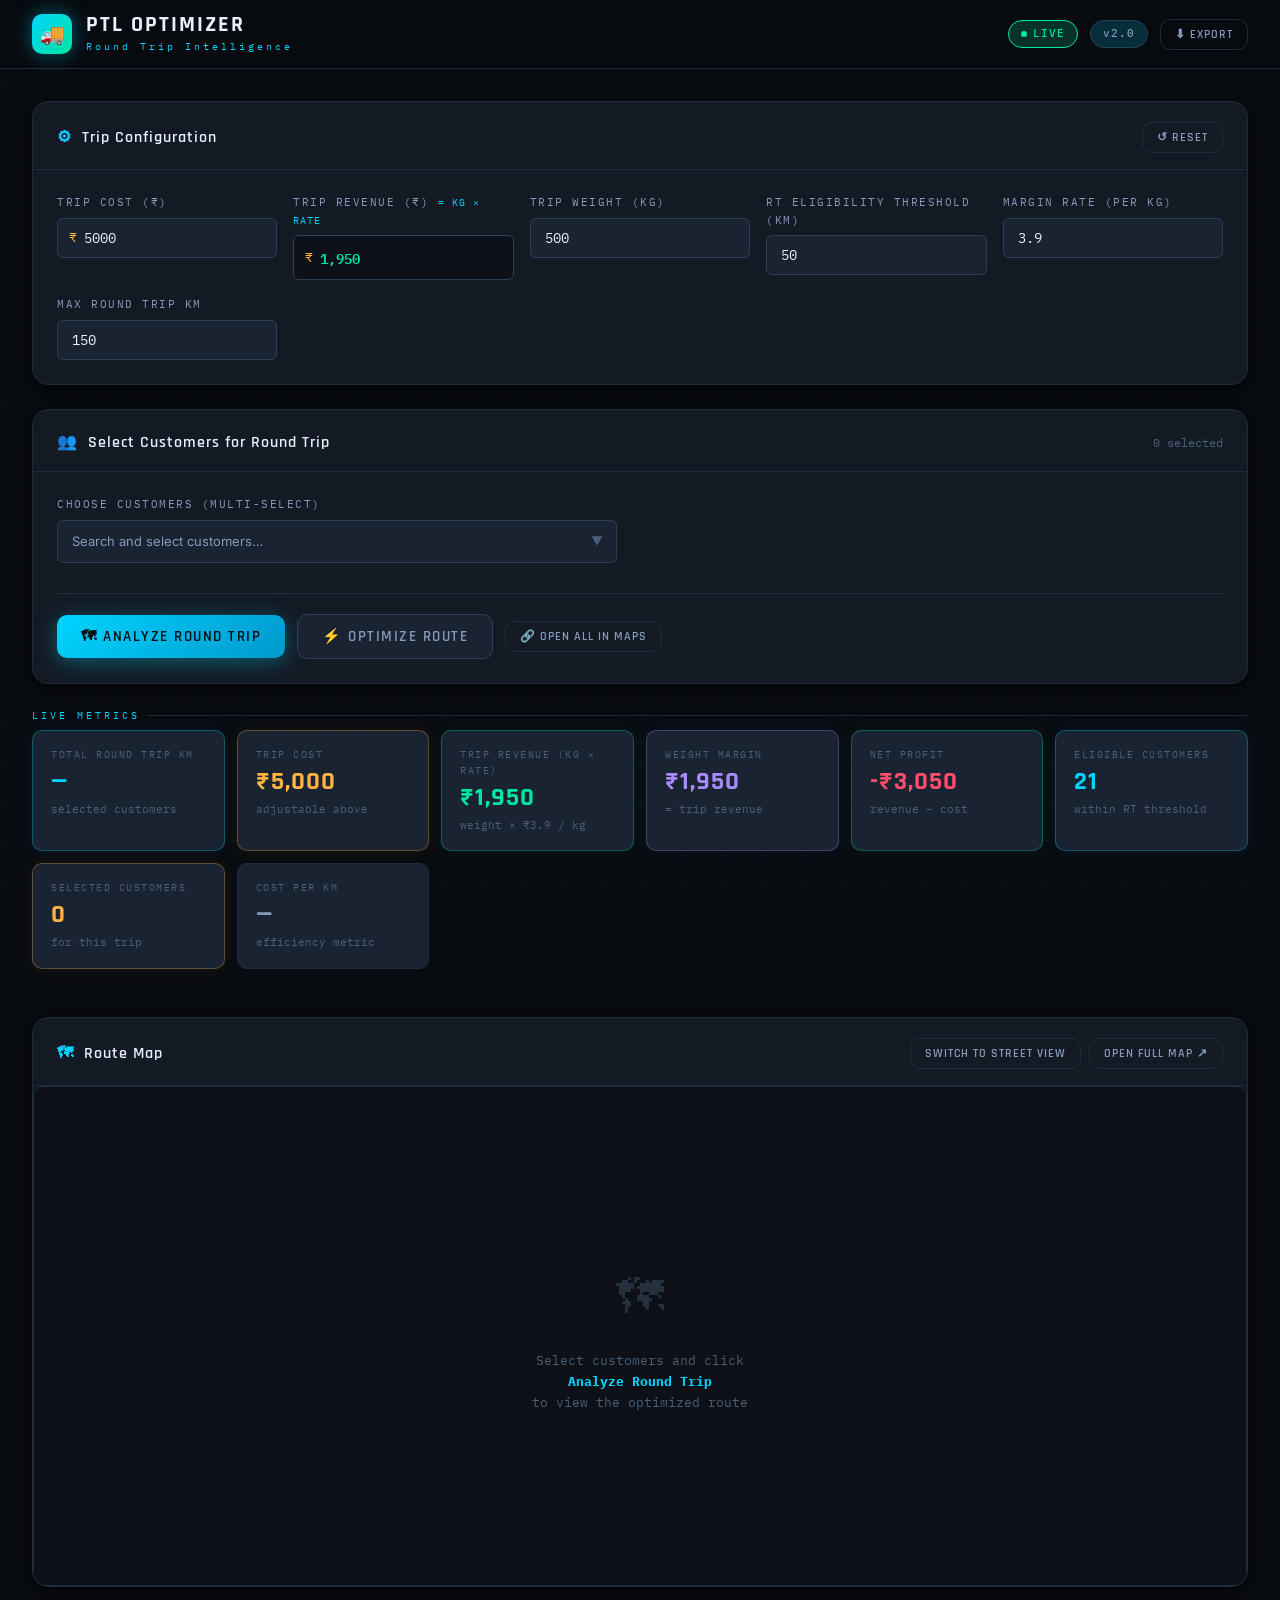
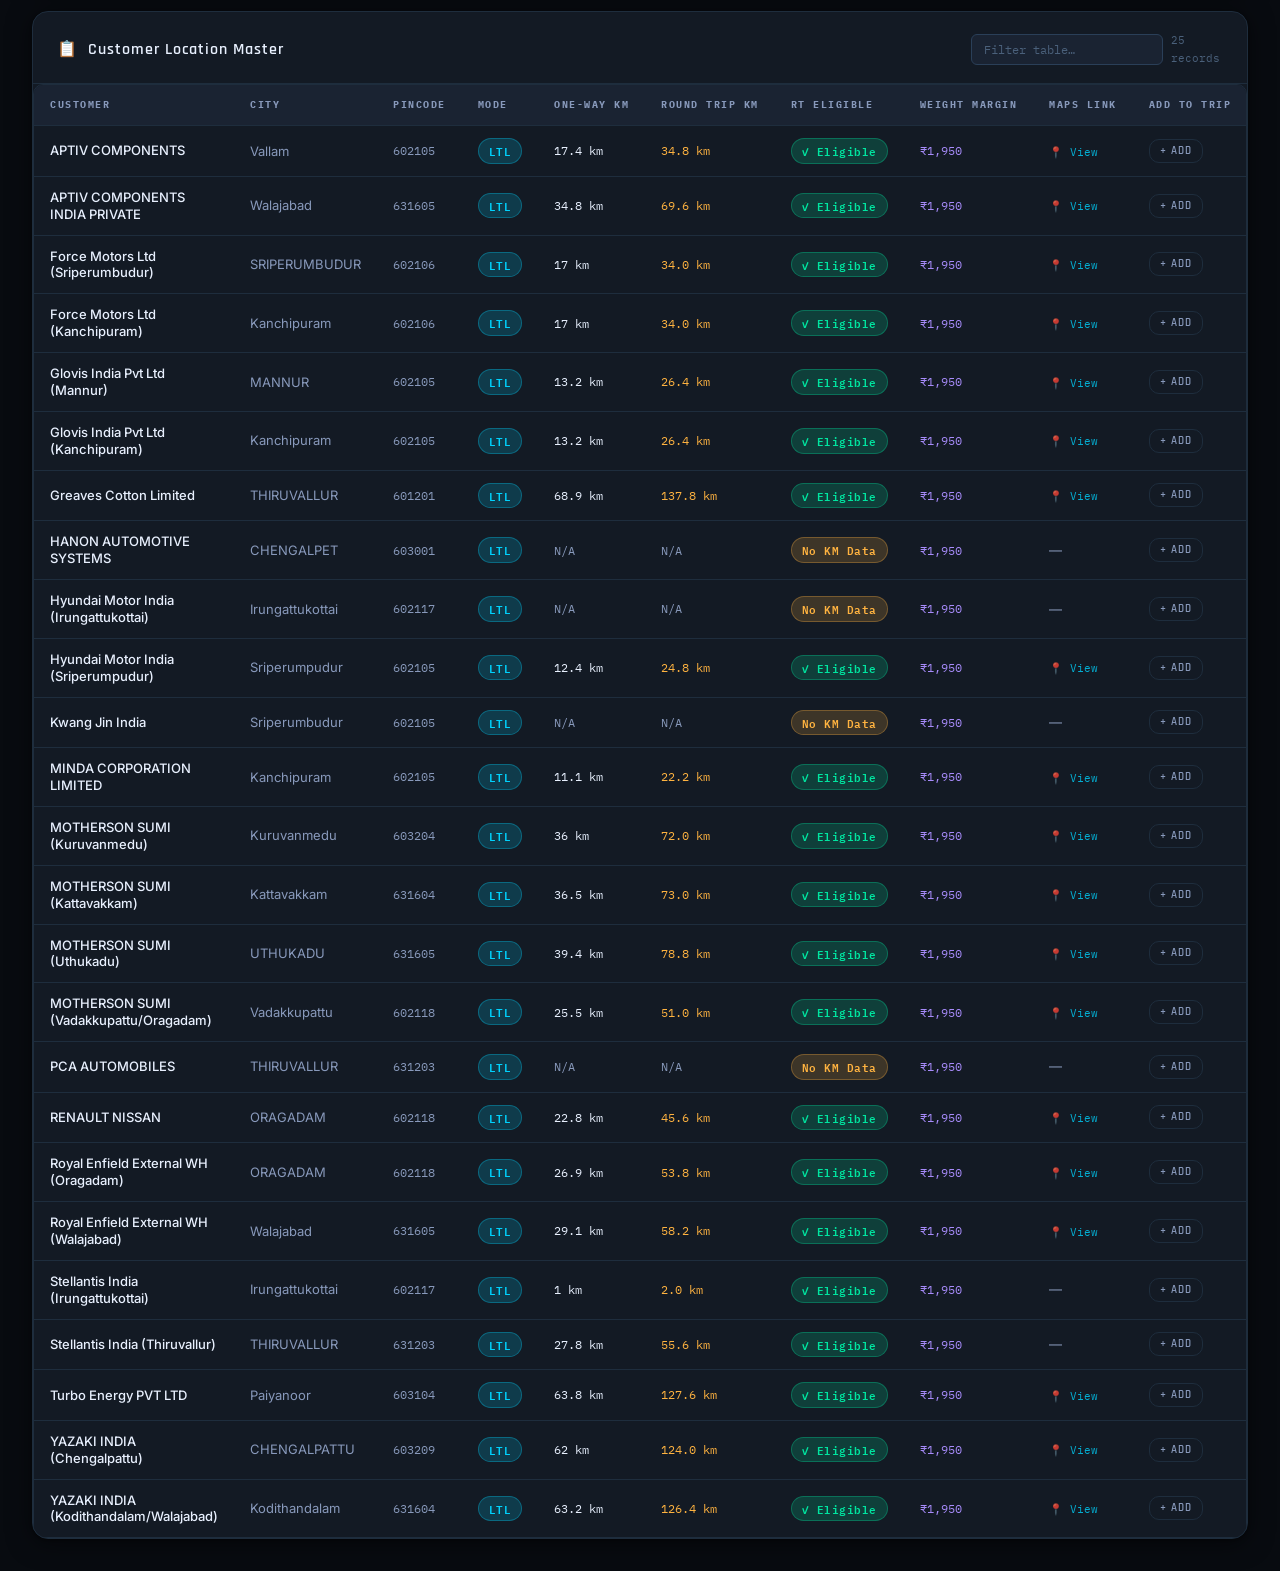
<file: index (1).html>
<!DOCTYPE html>
<html lang="en">
<head>
  <meta charset="UTF-8" />
  <meta name="viewport" content="width=device-width, initial-scale=1.0" />
  <title>PTL Round Trip Optimizer</title>
  <link rel="stylesheet" href="styles.css" />
</head>
<body>

<!-- ═══════════════════════════ HEADER ═══════════════════════════ -->
<header class="header">
  <div class="header-inner">
    <div class="logo">
      <div class="logo-icon">🚚</div>
      <div>
        <div class="logo-text">PTL Optimizer</div>
        <span class="logo-sub">Round Trip Intelligence</span>
      </div>
    </div>
    <div class="header-badges">
      <span class="badge badge-live">LIVE</span>
      <span class="badge badge-version">v2.0</span>
      <button class="btn btn-ghost btn-sm" onclick="printReport()">⬇ Export</button>
    </div>
  </div>
</header>

<!-- ═══════════════════════════ PAGE ═══════════════════════════ -->
<main class="page">

  <!-- ── Section 1: Trip Configuration ── -->
  <div class="card">
    <div class="card-header">
      <div class="card-title">
        <span class="text-cyan">⚙</span> Trip Configuration
      </div>
      <button class="btn btn-ghost btn-sm" onclick="resetAll()">↺ Reset</button>
    </div>
    <div class="card-body">
      <div class="config-row">

        <!-- Trip Cost -->
        <div class="form-group">
          <label class="form-label">Trip Cost (₹)</label>
          <div class="input-with-prefix">
            <span class="input-prefix">₹</span>
            <input class="form-input" type="number" id="tripCost" value="5000" min="0" step="100" oninput="recalculate()" />
          </div>
        </div>

        <!-- Trip Revenue (auto-calculated) -->
        <div class="form-group">
          <label class="form-label">Trip Revenue (₹) <span style="color:var(--accent-cyan);font-size:10px;letter-spacing:1px;">= KG × Rate</span></label>
          <div class="input-with-prefix">
            <span class="input-prefix">₹</span>
            <input class="form-input" type="text" id="tripRevenue" readonly
              style="background:var(--bg-base); color:var(--accent-green); cursor:default; font-weight:600;"
              placeholder="Auto-calculated" />
          </div>
        </div>

        <!-- Trip Weight -->
        <div class="form-group">
          <label class="form-label">Trip Weight (KG)</label>
          <input class="form-input" type="number" id="tripWeight" value="500" min="0" step="10" oninput="recalculate()" />
        </div>

        <!-- RT Threshold -->
        <div class="form-group">
          <label class="form-label">RT Eligibility Threshold (KM)</label>
          <input class="form-input" type="number" id="rtThreshold" value="50" min="0" step="5" oninput="recalculate()" />
        </div>

        <!-- Margin Rate -->
        <div class="form-group">
          <label class="form-label">Margin Rate (per KG)</label>
          <input class="form-input" type="number" id="marginRate" value="3.9" min="0" step="0.1" oninput="recalculate()" />
        </div>

        <!-- Max Round Trip KM -->
        <div class="form-group">
          <label class="form-label">Max Round Trip KM</label>
          <input class="form-input" type="number" id="maxRTKm" value="150" min="0" step="10" oninput="recalculate()" />
        </div>

      </div>
    </div>
  </div>

  <!-- ── Section 2: Customer Selection ── -->
  <div class="card">
    <div class="card-header">
      <div class="card-title">
        <span class="text-cyan">👥</span> Select Customers for Round Trip
      </div>
      <span class="font-mono text-muted" style="font-size:12px" id="selectionCount">0 selected</span>
    </div>
    <div class="card-body">
      <div class="config-row">

        <div class="form-group" style="grid-column: 1 / -1; max-width: 560px;">
          <label class="form-label">Choose Customers (Multi-Select)</label>
          <div class="multiselect-wrapper" id="multiselectWrapper">
            <div class="multiselect-trigger" id="multiselectTrigger" tabindex="0" onclick="toggleDropdown()" onkeydown="handleTriggerKey(event)">
              <span class="multiselect-trigger-text" id="triggerText">Search and select customers…</span>
              <span class="multiselect-arrow">▼</span>
            </div>
            <div class="multiselect-dropdown" id="multiselectDropdown">
              <div class="dropdown-search-wrap">
                <input class="dropdown-search" id="dropdownSearch" type="text" placeholder="Search customer…" oninput="filterDropdown()" />
              </div>
              <div class="dropdown-actions">
                <button class="dropdown-action-btn" onclick="selectAll()">Select All</button>
                <button class="dropdown-action-btn" onclick="clearAll()">Clear All</button>
                <button class="dropdown-action-btn" onclick="selectEligible()">Select Eligible Only</button>
              </div>
              <div class="dropdown-list" id="dropdownList">
                <!-- items injected by JS -->
              </div>
            </div>
          </div>
          <div class="selected-tags" id="selectedTags"></div>
        </div>

      </div>

      <div class="divider mt-16"></div>

      <div class="actions-row mt-8">
        <button class="btn btn-primary" onclick="analyzeTrip()">
          🗺 Analyze Round Trip
        </button>
        <button class="btn btn-secondary" onclick="optimizeRoute()">
          ⚡ Optimize Route
        </button>
        <button class="btn btn-ghost btn-sm" onclick="openGoogleMapsAll()">
          🔗 Open All in Maps
        </button>
      </div>
    </div>
  </div>

  <!-- ── Section 3: KPI Dashboard ── -->
  <div id="kpiSection">
    <div class="section-label">Live Metrics</div>
    <div class="stats-grid" id="statsGrid">

      <div class="stat-card highlight-cyan">
        <div class="stat-label">Total Round Trip KM</div>
        <div class="stat-value cyan" id="statTotalKm">—</div>
        <div class="stat-sub">selected customers</div>
      </div>

      <div class="stat-card highlight-amber">
        <div class="stat-label">Trip Cost</div>
        <div class="stat-value amber" id="statTripCost">—</div>
        <div class="stat-sub">adjustable above</div>
      </div>

      <div class="stat-card highlight-green">
        <div class="stat-label">Trip Revenue (KG × Rate)</div>
        <div class="stat-value green" id="statTripRevenue">—</div>
        <div class="stat-sub">weight × ₹3.9 / kg</div>
      </div>

      <div class="stat-card highlight-purple">
        <div class="stat-label">Weight Margin</div>
        <div class="stat-value purple" id="statMargin">—</div>
        <div class="stat-sub">= trip revenue</div>
      </div>

      <div class="stat-card highlight-green">
        <div class="stat-label">Net Profit</div>
        <div class="stat-value green" id="statProfit">—</div>
        <div class="stat-sub">revenue − cost</div>
      </div>

      <div class="stat-card highlight-cyan">
        <div class="stat-label">Eligible Customers</div>
        <div class="stat-value cyan" id="statEligible">—</div>
        <div class="stat-sub">within RT threshold</div>
      </div>

      <div class="stat-card highlight-amber">
        <div class="stat-label">Selected Customers</div>
        <div class="stat-value amber" id="statSelected">—</div>
        <div class="stat-sub">for this trip</div>
      </div>

      <div class="stat-card">
        <div class="stat-label">Cost per KM</div>
        <div class="stat-value" id="statCostPerKm" style="color: var(--text-secondary);">—</div>
        <div class="stat-sub">efficiency metric</div>
      </div>

    </div>
  </div>

  <!-- ── Section 4: Eligibility Result + Route ── -->
  <div id="resultSection">
    <!-- filled dynamically -->
  </div>

  <!-- ── Section 5: Map ── -->
  <div class="card" id="mapCard">
    <div class="card-header">
      <div class="card-title"><span class="text-cyan">🗺</span> Route Map</div>
      <div style="display:flex; gap:8px;">
        <button class="btn btn-ghost btn-sm" id="mapToggle" onclick="toggleMapMode()">Switch to Street View</button>
        <button class="btn btn-ghost btn-sm" onclick="openInGoogleMaps()">Open Full Map ↗</button>
      </div>
    </div>
    <div class="card-body" style="padding:0;">
      <div class="map-container">
        <div class="map-placeholder" id="mapPlaceholder">
          <div class="map-placeholder-icon">🗺</div>
          <p>Select customers and click<br/><strong style="color:var(--accent-cyan);">Analyze Round Trip</strong><br/>to view the optimized route</p>
        </div>
        <iframe id="mapIframe" style="display:none;" allowfullscreen loading="lazy"
          referrerpolicy="no-referrer-when-downgrade">
        </iframe>
      </div>
    </div>
  </div>

  <!-- ── Section 6: All Customers Table ── -->
  <div class="card">
    <div class="card-header">
      <div class="card-title"><span class="text-cyan">📋</span> Customer Location Master</div>
      <div style="display:flex; gap:8px; align-items:center;">
        <input class="form-input" style="max-width:220px; padding:7px 12px; font-size:12px;" type="text" placeholder="Filter table…" oninput="filterTable(this.value)" />
        <span class="font-mono text-muted" style="font-size:11px;" id="tableCount"></span>
      </div>
    </div>
    <div class="card-body" style="padding:0;">
      <div class="table-wrap">
        <table id="masterTable">
          <thead>
            <tr>
              <th>Customer</th>
              <th>City</th>
              <th>Pincode</th>
              <th>Mode</th>
              <th>One-Way KM</th>
              <th>Round Trip KM</th>
              <th>RT Eligible</th>
              <th>Weight Margin</th>
              <th>Maps Link</th>
              <th>Add to Trip</th>
            </tr>
          </thead>
          <tbody id="masterTableBody"></tbody>
        </table>
      </div>
    </div>
  </div>

</main>

<!-- ═══════════════════════════ SNACKBAR ═══════════════════════════ -->
<div class="snackbar" id="snackbar">
  <span id="snackbarIcon">✓</span>
  <span id="snackbarMsg">Done</span>
</div>

<!-- ═══════════════════════════ SCRIPT ═══════════════════════════ -->
<script>
// ════════════════════════════════════════════════════
//  CUSTOMER DATA  (from Excel master file)
// ════════════════════════════════════════════════════
const CUSTOMERS = [
  { id:  1, name: "APTIV COMPONENTS",                          city: "Vallam",            pincode: "602105", mode: "LTL", km: 17.4, link: "https://maps.app.goo.gl/Uxuqgf8Z4Mi87dEK8", lat: 12.9830, lng: 79.9867 },
  { id:  2, name: "APTIV COMPONENTS INDIA PRIVATE",            city: "Walajabad",         pincode: "631605", mode: "LTL", km: 34.8, link: "https://maps.app.goo.gl/q2eXpjNjHG65W9ra9", lat: 12.8437, lng: 79.9310 },
  { id:  3, name: "Force Motors Ltd (Sriperumbudur)",          city: "SRIPERUMBUDUR",     pincode: "602106", mode: "LTL", km: 17.0, link: "https://maps.app.goo.gl/3Lf4z28xF1aWWsnz6", lat: 12.9818, lng: 79.9742 },
  { id:  4, name: "Force Motors Ltd (Kanchipuram)",            city: "Kanchipuram",       pincode: "602106", mode: "LTL", km: 17.0, link: "https://maps.app.goo.gl/3Lf4z28xF1aWWsnz6", lat: 12.9818, lng: 79.9742 },
  { id:  5, name: "Glovis India Pvt Ltd (Mannur)",             city: "MANNUR",            pincode: "602105", mode: "LTL", km: 13.2, link: "https://maps.app.goo.gl/rYjjaWwBVhH34H8EA", lat: 13.0024, lng: 79.9638 },
  { id:  6, name: "Glovis India Pvt Ltd (Kanchipuram)",        city: "Kanchipuram",       pincode: "602105", mode: "LTL", km: 13.2, link: "https://maps.app.goo.gl/v9VNKGRqvBWSJYXg6", lat: 12.8352, lng: 79.7036 },
  { id:  7, name: "Greaves Cotton Limited",                    city: "THIRUVALLUR",       pincode: "601201", mode: "LTL", km: 68.9, link: "https://maps.app.goo.gl/bWHdZFgGguhzvUkR9", lat: 13.1939, lng: 80.1905 },
  { id:  8, name: "HANON AUTOMOTIVE SYSTEMS",                  city: "CHENGALPET",        pincode: "603001", mode: "LTL", km: null, link: null,                                           lat: 12.6921, lng: 79.9768 },
  { id:  9, name: "Hyundai Motor India (Irungattukottai)",     city: "Irungattukottai",   pincode: "602117", mode: "LTL", km: null, link: null,                                           lat: 12.9985, lng: 79.9673 },
  { id: 10, name: "Hyundai Motor India (Sriperumpudur)",       city: "Sriperumpudur",     pincode: "602105", mode: "LTL", km: 12.4, link: "https://maps.app.goo.gl/p5LzbhrsAsxmUGDr7", lat: 12.9763, lng: 79.9685 },
  { id: 11, name: "Kwang Jin India",                           city: "Sriperumbudur",     pincode: "602105", mode: "LTL", km: null, link: null,                                           lat: 12.9741, lng: 79.9700 },
  { id: 12, name: "MINDA CORPORATION LIMITED",                 city: "Kanchipuram",       pincode: "602105", mode: "LTL", km: 11.1, link: "https://maps.app.goo.gl/BcnZrUAsJMhQAJQP9", lat: 12.9980, lng: 79.9720 },
  { id: 13, name: "MOTHERSON SUMI (Kuruvanmedu)",              city: "Kuruvanmedu",       pincode: "603204", mode: "LTL", km: 36.0, link: "https://maps.app.goo.gl/Ttk1XmqMt1v5qgXa9", lat: 12.8611, lng: 80.0367 },
  { id: 14, name: "MOTHERSON SUMI (Kattavakkam)",              city: "Kattavakkam",       pincode: "631604", mode: "LTL", km: 36.5, link: "https://maps.app.goo.gl/gAGG4YpihTY3AiU67", lat: 12.8530, lng: 79.9680 },
  { id: 15, name: "MOTHERSON SUMI (Uthukadu)",                 city: "UTHUKADU",          pincode: "631605", mode: "LTL", km: 39.4, link: "https://maps.app.goo.gl/peijbV3tY29an29f6", lat: 12.8390, lng: 79.9140 },
  { id: 16, name: "MOTHERSON SUMI (Vadakkupattu/Oragadam)",    city: "Vadakkupattu",      pincode: "602118", mode: "LTL", km: 25.5, link: "https://maps.app.goo.gl/Ju4zPNzpvyw44HgU9", lat: 12.8970, lng: 79.9440 },
  { id: 17, name: "PCA AUTOMOBILES",                           city: "THIRUVALLUR",       pincode: "631203", mode: "LTL", km: null, link: null,                                           lat: 13.1407, lng: 79.9073 },
  { id: 18, name: "RENAULT NISSAN",                            city: "ORAGADAM",          pincode: "602118", mode: "LTL", km: 22.8, link: "https://maps.app.goo.gl/hHRQLR1rehg3Bg6s9", lat: 12.8954, lng: 79.9456 },
  { id: 19, name: "Royal Enfield External WH (Oragadam)",     city: "ORAGADAM",          pincode: "602118", mode: "LTL", km: 26.9, link: "https://maps.app.goo.gl/VwJm8hqZX8Te4Key7", lat: 12.9120, lng: 79.9400 },
  { id: 20, name: "Royal Enfield External WH (Walajabad)",    city: "Walajabad",         pincode: "631605", mode: "LTL", km: 29.1, link: "https://maps.app.goo.gl/KMAfVbd2Uaq2VDiL8", lat: 12.8437, lng: 79.9310 },
  { id: 21, name: "Stellantis India (Irungattukottai)",        city: "Irungattukottai",   pincode: "602117", mode: "LTL", km:  1.0, link: null,                                           lat: 12.9985, lng: 79.9673 },
  { id: 22, name: "Stellantis India (Thiruvallur)",            city: "THIRUVALLUR",       pincode: "631203", mode: "LTL", km: 27.8, link: null,                                           lat: 13.1407, lng: 79.9073 },
  { id: 23, name: "Turbo Energy PVT LTD",                     city: "Paiyanoor",         pincode: "603104", mode: "LTL", km: 63.8, link: "https://maps.app.goo.gl/Qjqc4kubEtvSzoSM6", lat: 12.7337, lng: 80.2205 },
  { id: 24, name: "YAZAKI INDIA (Chengalpattu)",               city: "CHENGALPATTU",      pincode: "603209", mode: "LTL", km: 62.0, link: "https://maps.app.goo.gl/V5BHk7fmojBXDZX66", lat: 12.6921, lng: 79.9768 },
  { id: 25, name: "YAZAKI INDIA (Kodithandalam/Walajabad)",    city: "Kodithandalam",     pincode: "631604", mode: "LTL", km: 63.2, link: "https://maps.app.goo.gl/Y5JPAY4Wm2cDBJ8EA", lat: 12.8530, lng: 79.9680 },
];

// Origin depot (Chennai)
const ORIGIN = { name: "Chennai Depot (Origin)", lat: 13.0827, lng: 80.2707 };

// ════════════════════════════════════════════════════
//  STATE
// ════════════════════════════════════════════════════
let selectedIds  = new Set();
let lastAnalysis = null;

// ════════════════════════════════════════════════════
//  INIT
// ════════════════════════════════════════════════════
document.addEventListener('DOMContentLoaded', () => {
  renderDropdownItems(CUSTOMERS);
  renderMasterTable();
  recalculate();
  document.addEventListener('click', closeDropdownOnOutsideClick);
});

// ════════════════════════════════════════════════════
//  DROPDOWN
// ════════════════════════════════════════════════════
function toggleDropdown() {
  const dropdown = document.getElementById('multiselectDropdown');
  const trigger  = document.getElementById('multiselectTrigger');
  const isOpen   = dropdown.classList.contains('open');
  if (!isOpen) {
    dropdown.classList.add('open');
    trigger.classList.add('open');
    setTimeout(() => document.getElementById('dropdownSearch').focus(), 50);
  } else {
    dropdown.classList.remove('open');
    trigger.classList.remove('open');
  }
}

function closeDropdownOnOutsideClick(e) {
  if (!document.getElementById('multiselectWrapper').contains(e.target)) {
    document.getElementById('multiselectDropdown').classList.remove('open');
    document.getElementById('multiselectTrigger').classList.remove('open');
  }
}

function handleTriggerKey(e) {
  if (e.key === 'Enter' || e.key === ' ') { e.preventDefault(); toggleDropdown(); }
  if (e.key === 'Escape') {
    document.getElementById('multiselectDropdown').classList.remove('open');
    document.getElementById('multiselectTrigger').classList.remove('open');
  }
}

function renderDropdownItems(list) {
  const container = document.getElementById('dropdownList');
  container.innerHTML = list.map(c => {
    const rtKm = c.km != null ? (c.km * 2).toFixed(1) : 'N/A';
    const eligFmt = c.km != null ? (c.km * 2 <= parseFloat(document.getElementById('maxRTKm').value || 150) ? '✓ Eligible' : '✗ Over limit') : 'No KM data';
    return `
    <div class="dropdown-item ${selectedIds.has(c.id) ? 'selected' : ''}" onclick="toggleCustomer(${c.id})" id="ditem-${c.id}">
      <div class="dropdown-checkbox"></div>
      <div class="dropdown-item-info">
        <div class="dropdown-item-name">${c.name}</div>
        <div class="dropdown-item-meta">${c.city} · ${c.pincode} · ${eligFmt}</div>
      </div>
      <div class="dropdown-item-kms">${c.km != null ? c.km + ' km' : '—'}</div>
    </div>`;
  }).join('');
  document.getElementById('tableCount').textContent = `${CUSTOMERS.length} records`;
}

function filterDropdown() {
  const q = document.getElementById('dropdownSearch').value.toLowerCase();
  const filtered = CUSTOMERS.filter(c => c.name.toLowerCase().includes(q) || c.city.toLowerCase().includes(q) || c.pincode.includes(q));
  renderDropdownItems(filtered);
}

function toggleCustomer(id) {
  if (selectedIds.has(id)) selectedIds.delete(id);
  else                       selectedIds.add(id);
  syncDropdownUI();
  renderSelectedTags();
  updateSelectionCount();
  recalculate();
}

function syncDropdownUI() {
  CUSTOMERS.forEach(c => {
    const el = document.getElementById(`ditem-${c.id}`);
    if (el) el.classList.toggle('selected', selectedIds.has(c.id));
  });
  const triggerText = document.getElementById('triggerText');
  if (selectedIds.size === 0) {
    triggerText.textContent = 'Search and select customers…';
    triggerText.classList.remove('has-selection');
  } else {
    const names = CUSTOMERS.filter(c => selectedIds.has(c.id)).map(c => c.name);
    triggerText.textContent = names.length <= 2 ? names.join(', ') : `${names.slice(0,2).join(', ')} +${names.length - 2} more`;
    triggerText.classList.add('has-selection');
  }
}

function renderSelectedTags() {
  const wrap = document.getElementById('selectedTags');
  const selected = CUSTOMERS.filter(c => selectedIds.has(c.id));
  wrap.innerHTML = selected.map(c => `
    <span class="selected-tag">
      ${c.name.split(' ').slice(0,3).join(' ')}
      <span class="tag-remove" onclick="toggleCustomer(${c.id})">×</span>
    </span>`).join('');
}

function updateSelectionCount() {
  document.getElementById('selectionCount').textContent = `${selectedIds.size} selected`;
}

function selectAll() {
  CUSTOMERS.forEach(c => selectedIds.add(c.id));
  syncDropdownUI(); renderSelectedTags(); updateSelectionCount(); recalculate();
}

function clearAll() {
  selectedIds.clear();
  syncDropdownUI(); renderSelectedTags(); updateSelectionCount(); recalculate();
}

function selectEligible() {
  const maxRT = parseFloat(document.getElementById('maxRTKm').value || 150);
  CUSTOMERS.forEach(c => {
    if (c.km != null && c.km * 2 <= maxRT) selectedIds.add(c.id);
  });
  syncDropdownUI(); renderSelectedTags(); updateSelectionCount(); recalculate();
}

// Add from table row
function addToTripFromTable(id) {
  selectedIds.add(id);
  syncDropdownUI(); renderSelectedTags(); updateSelectionCount(); recalculate();
  showSnackbar('✓', `Customer added to trip`, 'success');
}

// ════════════════════════════════════════════════════
//  RECALCULATE KPIs
// ════════════════════════════════════════════════════
function recalculate() {
  const tripCost   = parseFloat(document.getElementById('tripCost').value)   || 0;
  const tripWeight = parseFloat(document.getElementById('tripWeight').value) || 0;
  const marginRate = parseFloat(document.getElementById('marginRate').value) || 3.9;
  const maxRT      = parseFloat(document.getElementById('maxRTKm').value)    || 150;

  // Revenue = weight x rate (auto-calculated)
  const tripRevenue = tripWeight * marginRate;
  document.getElementById('tripRevenue').value = tripRevenue.toLocaleString('en-IN', { maximumFractionDigits: 2 });

  const selectedCustomers = CUSTOMERS.filter(c => selectedIds.has(c.id));
  const totalKm       = selectedCustomers.reduce((s, c) => s + (c.km != null ? c.km * 2 : 0), 0);
  const profit        = tripRevenue - tripCost;
  const costPerKm     = totalKm > 0 ? tripCost / totalKm : 0;
  const eligibleCount = CUSTOMERS.filter(c => c.km != null && c.km * 2 <= maxRT).length;

  set('statTotalKm',    totalKm > 0 ? totalKm.toFixed(1) + ' km' : '—');
  set('statTripCost',   '₹' + fmt(tripCost));
  set('statTripRevenue','₹' + fmt(tripRevenue));
  set('statMargin',     '₹' + fmt(tripRevenue));
  set('statProfit',     (profit >= 0 ? '₹' : '-₹') + fmt(Math.abs(profit)));
  set('statEligible',   eligibleCount);
  set('statSelected',   selectedIds.size);
  set('statCostPerKm',  totalKm > 0 ? '₹' + costPerKm.toFixed(1) + '/km' : '—');

  const profitEl = document.getElementById('statProfit');
  profitEl.className = 'stat-value ' + (profit >= 0 ? 'green' : 'red');

  renderMasterTable();
}

function set(id, val) {
  const el = document.getElementById(id);
  if (el) el.textContent = val;
}

function fmt(n) {
  return Number(n).toLocaleString('en-IN', { maximumFractionDigits: 0 });
}

// ════════════════════════════════════════════════════
//  MASTER TABLE
// ════════════════════════════════════════════════════
function renderMasterTable(filter = '') {
  const maxRT      = parseFloat(document.getElementById('maxRTKm').value) || 150;
  const marginRate = parseFloat(document.getElementById('marginRate').value) || 3.9;
  const tripWeight = parseFloat(document.getElementById('tripWeight').value) || 0;
  const tbody = document.getElementById('masterTableBody');
  const q     = filter.toLowerCase();

  const list = q ? CUSTOMERS.filter(c => c.name.toLowerCase().includes(q) || c.city.toLowerCase().includes(q) || c.pincode.includes(q)) : CUSTOMERS;

  tbody.innerHTML = list.map(c => {
    const rtKm     = c.km != null ? (c.km * 2).toFixed(1) : null;
    const eligible = rtKm != null && parseFloat(rtKm) <= maxRT;
    const margin   = (tripWeight * marginRate).toLocaleString('en-IN', { maximumFractionDigits: 0 });

    return `<tr>
      <td style="font-weight:500; max-width:200px; white-space:normal; line-height:1.3">${c.name}</td>
      <td class="td-muted">${c.city}</td>
      <td class="td-mono td-muted">${c.pincode}</td>
      <td><span class="pill pill-cyan">${c.mode}</span></td>
      <td class="td-mono">${c.km != null ? c.km + ' km' : '<span class="td-muted">N/A</span>'}</td>
      <td class="td-mono text-amber">${rtKm != null ? rtKm + ' km' : '<span class="td-muted">N/A</span>'}</td>
      <td>${
        c.km == null
          ? '<span class="pill pill-amber">No KM Data</span>'
          : eligible
            ? '<span class="pill pill-green">✓ Eligible</span>'
            : '<span class="pill pill-red">✗ Not Eligible</span>'
      }</td>
      <td class="td-mono text-purple">₹${margin}</td>
      <td>${c.link ? `<a href="${c.link}" target="_blank" class="link-btn">📍 View</a>` : '<span class="td-muted">—</span>'}</td>
      <td>
        <button class="btn btn-ghost btn-sm" style="padding:4px 10px; font-size:11px;" onclick="addToTripFromTable(${c.id})">
          + Add
        </button>
      </td>
    </tr>`;
  }).join('');
}

function filterTable(q) {
  renderMasterTable(q);
}

// ════════════════════════════════════════════════════
//  ANALYZE TRIP
// ════════════════════════════════════════════════════
function analyzeTrip() {
  if (selectedIds.size === 0) { showSnackbar('⚠', 'Select at least one customer first', ''); return; }

  const maxRT    = parseFloat(document.getElementById('maxRTKm').value) || 150;
  const selected = CUSTOMERS.filter(c => selectedIds.has(c.id));
  const totalKm  = selected.reduce((s, c) => s + (c.km != null ? c.km * 2 : 0), 0);
  const eligible = selected.every(c => c.km == null || c.km * 2 <= maxRT);
  const noKmCustomers = selected.filter(c => c.km == null);
  const overLimit     = selected.filter(c => c.km != null && c.km * 2 > maxRT);

  // Eligibility banner
  const resultSection = document.getElementById('resultSection');
  let bannerClass, bannerIcon, bannerTitle, bannerMsg, badgeClass, badgeText;

  if (eligible && noKmCustomers.length === 0) {
    bannerClass = 'eligible'; bannerIcon = '✅';
    bannerTitle = 'ROUND TRIP ELIGIBLE';
    bannerMsg   = `All ${selected.length} selected customers are within the ${maxRT} km round trip limit. Total distance: ${totalKm.toFixed(1)} km.`;
    badgeClass  = 'badge-eligible'; badgeText = 'ELIGIBLE';
  } else if (overLimit.length > 0) {
    bannerClass = 'not-eligible'; bannerIcon = '❌';
    bannerTitle = 'NOT FULLY ELIGIBLE';
    bannerMsg   = `${overLimit.length} customer(s) exceed the ${maxRT} km round trip limit. Review route below.`;
    badgeClass  = 'badge-not-eligible'; badgeText = 'REVIEW NEEDED';
  } else {
    bannerClass = 'pending'; bannerIcon = '⚠️';
    bannerTitle = 'PARTIAL DATA';
    bannerMsg   = `${noKmCustomers.length} customer(s) have no KM data. Verify before finalising trip.`;
    badgeClass  = 'badge-pending'; badgeText = 'INCOMPLETE DATA';
  }

  // Route steps
  const routeSteps = [
    `<div class="route-step"><div class="step-dot origin">🏁</div><div class="step-info"><div class="step-name">Chennai Depot (Origin)</div><div class="step-meta">Starting point</div></div><div class="step-kms">0 km</div></div>`
  ].concat(selected.map((c, i) => {
    const rtKm = c.km != null ? (c.km * 2).toFixed(1) + ' km RT' : 'No KM data';
    const dotClass = c.km == null ? 'waypoint' : (c.km * 2 <= maxRT ? 'waypoint' : 'destination');
    return `<div class="route-step">
      <div class="step-dot ${dotClass}">${i+1}</div>
      <div class="step-info">
        <div class="step-name">${c.name}</div>
        <div class="step-meta">${c.city} · ${c.pincode}${c.link ? ` · <a href="${c.link}" target="_blank" class="link-btn">📍 Maps</a>` : ''}</div>
      </div>
      <div class="step-kms">${rtKm}</div>
    </div>`;
  })).concat([
    `<div class="route-step"><div class="step-dot destination">🏁</div><div class="step-info"><div class="step-name">Return to Chennai Depot</div><div class="step-meta">End of round trip</div></div><div class="step-kms">${totalKm.toFixed(1)} km total</div></div>`
  ]);

  resultSection.innerHTML = `
    <div class="card">
      <div class="card-header">
        <div class="card-title"><span class="text-cyan">📊</span> Round Trip Analysis</div>
      </div>
      <div class="card-body">
        <div class="eligibility-banner ${bannerClass}">
          <div class="eligibility-icon">${bannerIcon}</div>
          <div class="eligibility-text">
            <h3>${bannerTitle}</h3>
            <p>${bannerMsg}</p>
          </div>
          <span class="eligibility-badge ${badgeClass}">${badgeText}</span>
        </div>

        <div class="two-col">
          <div>
            <div class="section-label">Optimized Route Order</div>
            <div class="route-steps">${routeSteps.join('')}</div>
          </div>
          <div>
            <div class="section-label">Per-Customer Breakdown</div>
            <div class="table-wrap">
              <table>
                <thead>
                  <tr>
                    <th>Customer</th>
                    <th>One-Way</th>
                    <th>Round Trip</th>
                    <th>Status</th>
                  </tr>
                </thead>
                <tbody>
                  ${selected.map(c => {
                    const rtKm = c.km != null ? (c.km * 2).toFixed(1) : null;
                    const ok   = rtKm != null && parseFloat(rtKm) <= maxRT;
                    return `<tr>
                      <td style="font-size:12px; max-width:150px; white-space:normal; line-height:1.3;">${c.name}</td>
                      <td class="td-mono">${c.km != null ? c.km + ' km' : '—'}</td>
                      <td class="td-mono text-amber">${rtKm != null ? rtKm + ' km' : '—'}</td>
                      <td>${
                        rtKm == null
                          ? '<span class="pill pill-amber">No Data</span>'
                          : ok
                            ? '<span class="pill pill-green">✓ OK</span>'
                            : '<span class="pill pill-red">✗ Over</span>'
                      }</td>
                    </tr>`;
                  }).join('')}
                  <tr style="background:var(--bg-raised);">
                    <td style="font-weight:700;">TOTAL</td>
                    <td class="td-mono text-cyan font-mono">${(totalKm/2).toFixed(1)} km</td>
                    <td class="td-mono text-amber font-mono">${totalKm.toFixed(1)} km</td>
                    <td><span class="pill ${eligible ? 'pill-green' : 'pill-red'}">${eligible ? '✓ Eligible' : '✗ Review'}</span></td>
                  </tr>
                </tbody>
              </table>
            </div>
          </div>
        </div>
      </div>
    </div>`;

  // Load map
  loadRouteMap(selected);
  showSnackbar('✅', 'Analysis complete!', 'success');
}

// ════════════════════════════════════════════════════
//  ROUTE OPTIMIZATION (nearest-neighbour heuristic)
// ════════════════════════════════════════════════════
function optimizeRoute() {
  if (selectedIds.size === 0) { showSnackbar('⚠', 'Select customers first', ''); return; }
  const selected = CUSTOMERS.filter(c => selectedIds.has(c.id));
  const hasCoords = selected.filter(c => c.lat && c.lng);
  if (hasCoords.length < 2) { analyzeTrip(); return; }

  // Nearest neighbour from origin
  let current = { lat: ORIGIN.lat, lng: ORIGIN.lng };
  let remaining = [...hasCoords];
  const ordered = [];

  while (remaining.length > 0) {
    let nearestIdx = 0;
    let nearestDist = haversine(current, remaining[0]);
    for (let i = 1; i < remaining.length; i++) {
      const d = haversine(current, remaining[i]);
      if (d < nearestDist) { nearestDist = d; nearestIdx = i; }
    }
    ordered.push(remaining[nearestIdx]);
    current = remaining[nearestIdx];
    remaining.splice(nearestIdx, 1);
  }

  // Re-order selectedIds to match optimized route
  selectedIds.clear();
  ordered.forEach(c => selectedIds.add(c.id));
  syncDropdownUI(); renderSelectedTags(); updateSelectionCount();
  analyzeTrip();
  showSnackbar('⚡', 'Route optimized using nearest-neighbour!', 'success');
}

function haversine(a, b) {
  const R = 6371, toRad = x => x * Math.PI / 180;
  const dLat = toRad(b.lat - a.lat), dLng = toRad(b.lng - a.lng);
  const aa = Math.sin(dLat/2)**2 + Math.cos(toRad(a.lat))*Math.cos(toRad(b.lat))*Math.sin(dLng/2)**2;
  return R * 2 * Math.atan2(Math.sqrt(aa), Math.sqrt(1-aa));
}

// ════════════════════════════════════════════════════
//  MAP
// ════════════════════════════════════════════════════
let streetViewMode = false;

function loadRouteMap(selected) {
  const iframe   = document.getElementById('mapIframe');
  const placeholder = document.getElementById('mapPlaceholder');
  const withLink = selected.filter(c => c.link);

  placeholder.style.display = 'none';
  iframe.style.display      = 'block';

  // Build Google Maps embed with waypoints
  const withCoords = selected.filter(c => c.lat && c.lng);
  if (withCoords.length === 0) {
    iframe.src = `https://www.google.com/maps/embed?pb=!1m14!1m12!1m3!1d248849.88584551975!2d80.2707!3d13.0827!2m3!1f0!2f0!3f0!3m2!1i1024!2i768!4f13.1!5e0!3m2!1sen!2sin!4v1234567890`;
    return;
  }

  const origin      = `${ORIGIN.lat},${ORIGIN.lng}`;
  const destination = `${ORIGIN.lat},${ORIGIN.lng}`;
  const waypoints   = withCoords.map(c => `${c.lat},${c.lng}`).join('|');

  const mapsUrl = `https://www.google.com/maps/embed/v1/directions?key=AIzaSyD-placeholder&origin=${origin}&destination=${destination}&waypoints=${waypoints}&mode=driving`;

  // Fallback to simple view map showing all markers
  const center = withCoords[0];
  const markers = withCoords.map(c => `markers=color:red%7C${c.lat},${c.lng}`).join('&');
  const fallbackUrl = `https://maps.google.com/maps?q=${center.lat},${center.lng}&z=10&output=embed`;

  // Use Google Maps embed with location search for origin + all destinations
  const allLocs = withCoords.map(c => encodeURIComponent(`${c.lat},${c.lng}`)).join('/');
  const gmDirectionsEmbed = buildGmapsEmbed(withCoords);
  iframe.src = gmDirectionsEmbed;
}

function buildGmapsEmbed(customers) {
  // Build a map that shows all locations
  if (customers.length === 1) {
    return `https://maps.google.com/maps?q=${customers[0].lat},${customers[0].lng}&z=14&output=embed`;
  }
  const centerLat = customers.reduce((s, c) => s + c.lat, 0) / customers.length;
  const centerLng = customers.reduce((s, c) => s + c.lng, 0) / customers.length;
  const q = customers.map(c => `${c.lat},${c.lng}`).join('%20to%20');
  return `https://maps.google.com/maps?saddr=${ORIGIN.lat},${ORIGIN.lng}&daddr=${customers.map(c => `${c.lat},${c.lng}`).join('+to:')}&output=embed`;
}

function toggleMapMode() {
  streetViewMode = !streetViewMode;
  document.getElementById('mapToggle').textContent = streetViewMode ? 'Switch to Map View' : 'Switch to Street View';
}

function openInGoogleMaps() {
  const selected = CUSTOMERS.filter(c => selectedIds.has(c.id) && c.lat && c.lng);
  if (selected.length === 0) { showSnackbar('⚠', 'No customers with coordinates selected', ''); return; }
  const url = `https://www.google.com/maps/dir/${ORIGIN.lat},${ORIGIN.lng}/${selected.map(c=>`${c.lat},${c.lng}`).join('/')}/${ORIGIN.lat},${ORIGIN.lng}`;
  window.open(url, '_blank');
}

function openGoogleMapsAll() {
  const links = CUSTOMERS.filter(c => selectedIds.has(c.id) && c.link);
  if (links.length === 0) { showSnackbar('⚠', 'No map links available for selected customers', ''); return; }
  links.slice(0,5).forEach(c => window.open(c.link, '_blank'));
  if (links.length > 5) showSnackbar('ℹ', `Opened first 5 of ${links.length} maps`, '');
}

// ════════════════════════════════════════════════════
//  HELPERS
// ════════════════════════════════════════════════════
function resetAll() {
  selectedIds.clear();
  syncDropdownUI(); renderSelectedTags(); updateSelectionCount();
  document.getElementById('resultSection').innerHTML = '';
  document.getElementById('mapIframe').style.display = 'none';
  document.getElementById('mapPlaceholder').style.display = 'flex';
  recalculate();
  showSnackbar('↺', 'Reset complete', '');
}

function showSnackbar(icon, msg, type) {
  const sb = document.getElementById('snackbar');
  document.getElementById('snackbarIcon').textContent = icon;
  document.getElementById('snackbarMsg').textContent  = msg;
  sb.className = `snackbar show ${type}`;
  clearTimeout(sb._timer);
  sb._timer = setTimeout(() => sb.classList.remove('show'), 3000);
}

function printReport() {
  window.print();
}
</script>

</body>
</html>
</file>
<file: styles.css>
/* ============================================================
   PTL ROUND TRIP OPTIMIZER — DARK THEME
   Font: Rajdhani (display) + IBM Plex Mono (data/mono)
   ============================================================ */

@import url('https://fonts.googleapis.com/css2?family=Rajdhani:wght@400;500;600;700&family=IBM+Plex+Mono:wght@300;400;500;600&family=Inter:wght@300;400;500&display=swap');

/* ── CSS Variables ─────────────────────────────────────── */
:root {
  --bg-void:        #080b10;
  --bg-base:        #0d1117;
  --bg-surface:     #131a24;
  --bg-raised:      #1a2332;
  --bg-hover:       #1f2d40;
  --bg-active:      #243345;

  --border-dim:     #1e2d3d;
  --border-mid:     #2a3f58;
  --border-bright:  #3a5a7c;

  --accent-cyan:    #00d4ff;
  --accent-cyan-glow: rgba(0, 212, 255, 0.18);
  --accent-green:   #00e5a0;
  --accent-green-glow: rgba(0, 229, 160, 0.18);
  --accent-amber:   #ffb340;
  --accent-amber-glow: rgba(255, 179, 64, 0.18);
  --accent-red:     #ff4d6d;
  --accent-red-glow: rgba(255, 77, 109, 0.18);
  --accent-purple:  #a78bfa;

  --text-primary:   #e8f0fe;
  --text-secondary: #8899bb;
  --text-muted:     #4a607a;
  --text-accent:    #00d4ff;

  --font-display:   'Rajdhani', sans-serif;
  --font-mono:      'IBM Plex Mono', monospace;
  --font-body:      'Inter', sans-serif;

  --radius-sm:      6px;
  --radius-md:      10px;
  --radius-lg:      16px;

  --shadow-glow-cyan: 0 0 20px rgba(0, 212, 255, 0.3), 0 0 60px rgba(0, 212, 255, 0.1);
  --shadow-glow-green: 0 0 20px rgba(0, 229, 160, 0.3), 0 0 60px rgba(0, 229, 160, 0.1);
  --shadow-card:    0 4px 24px rgba(0,0,0,0.5), 0 1px 4px rgba(0,0,0,0.4);

  --transition-fast: 150ms cubic-bezier(0.4, 0, 0.2, 1);
  --transition-mid:  300ms cubic-bezier(0.4, 0, 0.2, 1);
}

/* ── Reset & Base ──────────────────────────────────────── */
*, *::before, *::after { box-sizing: border-box; margin: 0; padding: 0; }

html { scroll-behavior: smooth; }

body {
  font-family: var(--font-body);
  background: var(--bg-void);
  color: var(--text-primary);
  min-height: 100vh;
  overflow-x: hidden;
  line-height: 1.6;
}

/* Ambient grid background */
body::before {
  content: '';
  position: fixed;
  inset: 0;
  background-image:
    linear-gradient(rgba(0, 212, 255, 0.025) 1px, transparent 1px),
    linear-gradient(90deg, rgba(0, 212, 255, 0.025) 1px, transparent 1px);
  background-size: 40px 40px;
  pointer-events: none;
  z-index: 0;
}

/* ── Header ────────────────────────────────────────────── */
.header {
  position: sticky;
  top: 0;
  z-index: 100;
  background: rgba(8, 11, 16, 0.92);
  backdrop-filter: blur(20px);
  border-bottom: 1px solid var(--border-dim);
  padding: 0 32px;
}

.header-inner {
  max-width: 1600px;
  margin: 0 auto;
  height: 68px;
  display: flex;
  align-items: center;
  justify-content: space-between;
  gap: 24px;
}

.logo {
  display: flex;
  align-items: center;
  gap: 14px;
}

.logo-icon {
  width: 40px;
  height: 40px;
  background: linear-gradient(135deg, var(--accent-cyan), var(--accent-green));
  border-radius: 10px;
  display: flex;
  align-items: center;
  justify-content: center;
  font-size: 20px;
  flex-shrink: 0;
  box-shadow: 0 0 20px rgba(0,212,255,0.4);
}

.logo-text {
  font-family: var(--font-display);
  font-weight: 700;
  font-size: 22px;
  letter-spacing: 2px;
  text-transform: uppercase;
  color: var(--text-primary);
  line-height: 1.1;
}

.logo-sub {
  font-family: var(--font-mono);
  font-size: 10px;
  color: var(--accent-cyan);
  letter-spacing: 3px;
  display: block;
  margin-top: 1px;
}

.header-badges {
  display: flex;
  align-items: center;
  gap: 12px;
}

.badge {
  font-family: var(--font-mono);
  font-size: 11px;
  padding: 4px 12px;
  border-radius: 20px;
  letter-spacing: 1px;
  font-weight: 500;
}

.badge-live {
  background: var(--accent-green-glow);
  border: 1px solid var(--accent-green);
  color: var(--accent-green);
  display: flex;
  align-items: center;
  gap: 6px;
}

.badge-live::before {
  content: '';
  width: 6px;
  height: 6px;
  border-radius: 50%;
  background: var(--accent-green);
  animation: pulse-green 2s infinite;
}

.badge-version {
  background: var(--accent-cyan-glow);
  border: 1px solid var(--border-mid);
  color: var(--text-secondary);
}

@keyframes pulse-green {
  0%, 100% { opacity: 1; transform: scale(1); }
  50%       { opacity: 0.5; transform: scale(0.8); }
}

/* ── Page Layout ───────────────────────────────────────── */
.page {
  position: relative;
  z-index: 1;
  max-width: 1600px;
  margin: 0 auto;
  padding: 32px;
  display: grid;
  gap: 24px;
}

/* ── Section Titles ────────────────────────────────────── */
.section-label {
  font-family: var(--font-mono);
  font-size: 10px;
  letter-spacing: 3px;
  text-transform: uppercase;
  color: var(--accent-cyan);
  margin-bottom: 6px;
  display: flex;
  align-items: center;
  gap: 8px;
}

.section-label::after {
  content: '';
  flex: 1;
  height: 1px;
  background: var(--border-dim);
}

.section-title {
  font-family: var(--font-display);
  font-size: 20px;
  font-weight: 700;
  letter-spacing: 1px;
  color: var(--text-primary);
  margin-bottom: 16px;
}

/* ── Card ──────────────────────────────────────────────── */
.card {
  background: var(--bg-surface);
  border: 1px solid var(--border-dim);
  border-radius: var(--radius-lg);
  box-shadow: var(--shadow-card);
  overflow: hidden;
  transition: border-color var(--transition-fast);
}

.card:hover { border-color: var(--border-mid); }

.card-header {
  padding: 20px 24px 16px;
  border-bottom: 1px solid var(--border-dim);
  display: flex;
  align-items: center;
  justify-content: space-between;
  gap: 16px;
}

.card-title {
  font-family: var(--font-display);
  font-size: 16px;
  font-weight: 600;
  letter-spacing: 1px;
  color: var(--text-primary);
  display: flex;
  align-items: center;
  gap: 10px;
}

.card-body { padding: 24px; }

/* ── Config Row ────────────────────────────────────────── */
.config-row {
  display: grid;
  grid-template-columns: repeat(auto-fill, minmax(220px, 1fr));
  gap: 16px;
}

/* ── Form Controls ─────────────────────────────────────── */
.form-group { display: flex; flex-direction: column; gap: 6px; }

.form-label {
  font-family: var(--font-mono);
  font-size: 11px;
  letter-spacing: 1.5px;
  text-transform: uppercase;
  color: var(--text-secondary);
}

.form-input {
  background: var(--bg-raised);
  border: 1px solid var(--border-mid);
  border-radius: var(--radius-sm);
  color: var(--text-primary);
  font-family: var(--font-mono);
  font-size: 14px;
  padding: 10px 14px;
  outline: none;
  transition: border-color var(--transition-fast), box-shadow var(--transition-fast);
  width: 100%;
}

.form-input:focus {
  border-color: var(--accent-cyan);
  box-shadow: 0 0 0 3px var(--accent-cyan-glow);
}

.form-input::placeholder { color: var(--text-muted); }

.input-with-prefix {
  position: relative;
}

.input-prefix {
  position: absolute;
  left: 12px;
  top: 50%;
  transform: translateY(-50%);
  font-family: var(--font-mono);
  font-size: 13px;
  color: var(--accent-amber);
  pointer-events: none;
}

.input-with-prefix .form-input { padding-left: 26px; }

/* ── Multi-Select Dropdown ─────────────────────────────── */
.multiselect-wrapper { position: relative; }

.multiselect-trigger {
  background: var(--bg-raised);
  border: 1px solid var(--border-mid);
  border-radius: var(--radius-sm);
  color: var(--text-primary);
  padding: 10px 40px 10px 14px;
  cursor: pointer;
  font-family: var(--font-body);
  font-size: 14px;
  display: flex;
  align-items: center;
  justify-content: space-between;
  transition: border-color var(--transition-fast), box-shadow var(--transition-fast);
  min-height: 42px;
  width: 100%;
}

.multiselect-trigger:focus,
.multiselect-trigger.open {
  border-color: var(--accent-cyan);
  box-shadow: 0 0 0 3px var(--accent-cyan-glow);
  outline: none;
}

.multiselect-trigger-text {
  flex: 1;
  text-align: left;
  white-space: nowrap;
  overflow: hidden;
  text-overflow: ellipsis;
  color: var(--text-secondary);
  font-size: 13px;
}

.multiselect-trigger-text.has-selection {
  color: var(--text-primary);
}

.multiselect-arrow {
  position: absolute;
  right: 14px;
  top: 50%;
  transform: translateY(-50%);
  color: var(--text-muted);
  font-size: 12px;
  transition: transform var(--transition-fast);
  pointer-events: none;
}

.multiselect-trigger.open .multiselect-arrow { transform: translateY(-50%) rotate(180deg); }

.multiselect-dropdown {
  position: absolute;
  top: calc(100% + 6px);
  left: 0;
  right: 0;
  background: var(--bg-raised);
  border: 1px solid var(--border-mid);
  border-radius: var(--radius-md);
  box-shadow: 0 16px 48px rgba(0,0,0,0.7), 0 4px 12px rgba(0,0,0,0.5);
  z-index: 200;
  display: none;
  overflow: hidden;
}

.multiselect-dropdown.open { display: block; }

.dropdown-search-wrap {
  padding: 10px;
  border-bottom: 1px solid var(--border-dim);
}

.dropdown-search {
  width: 100%;
  background: var(--bg-surface);
  border: 1px solid var(--border-mid);
  border-radius: var(--radius-sm);
  color: var(--text-primary);
  font-size: 13px;
  padding: 8px 12px;
  outline: none;
  font-family: var(--font-body);
}

.dropdown-search:focus { border-color: var(--accent-cyan); }

.dropdown-actions {
  padding: 6px 10px;
  border-bottom: 1px solid var(--border-dim);
  display: flex;
  gap: 8px;
}

.dropdown-action-btn {
  background: none;
  border: none;
  color: var(--accent-cyan);
  font-family: var(--font-mono);
  font-size: 11px;
  letter-spacing: 1px;
  cursor: pointer;
  padding: 3px 6px;
  border-radius: 4px;
  transition: background var(--transition-fast);
}

.dropdown-action-btn:hover { background: var(--accent-cyan-glow); }

.dropdown-list {
  max-height: 300px;
  overflow-y: auto;
  padding: 6px;
}

.dropdown-list::-webkit-scrollbar { width: 4px; }
.dropdown-list::-webkit-scrollbar-track { background: transparent; }
.dropdown-list::-webkit-scrollbar-thumb { background: var(--border-mid); border-radius: 2px; }

.dropdown-item {
  display: flex;
  align-items: flex-start;
  gap: 10px;
  padding: 10px 12px;
  border-radius: var(--radius-sm);
  cursor: pointer;
  transition: background var(--transition-fast);
}

.dropdown-item:hover { background: var(--bg-hover); }
.dropdown-item.selected { background: var(--accent-cyan-glow); }

.dropdown-checkbox {
  width: 16px;
  height: 16px;
  border: 1.5px solid var(--border-bright);
  border-radius: 4px;
  display: flex;
  align-items: center;
  justify-content: center;
  flex-shrink: 0;
  margin-top: 2px;
  transition: all var(--transition-fast);
}

.dropdown-item.selected .dropdown-checkbox {
  background: var(--accent-cyan);
  border-color: var(--accent-cyan);
}

.dropdown-checkbox::after {
  content: '✓';
  font-size: 10px;
  color: var(--bg-void);
  opacity: 0;
}

.dropdown-item.selected .dropdown-checkbox::after { opacity: 1; }

.dropdown-item-info { flex: 1; min-width: 0; }

.dropdown-item-name {
  font-size: 13px;
  font-weight: 500;
  color: var(--text-primary);
  white-space: nowrap;
  overflow: hidden;
  text-overflow: ellipsis;
}

.dropdown-item-meta {
  font-family: var(--font-mono);
  font-size: 11px;
  color: var(--text-muted);
  margin-top: 1px;
}

.dropdown-item-kms {
  font-family: var(--font-mono);
  font-size: 12px;
  color: var(--accent-amber);
  white-space: nowrap;
  flex-shrink: 0;
}

.selected-tags {
  display: flex;
  flex-wrap: wrap;
  gap: 6px;
  margin-top: 8px;
}

.selected-tag {
  background: var(--accent-cyan-glow);
  border: 1px solid rgba(0, 212, 255, 0.3);
  border-radius: 20px;
  padding: 3px 10px 3px 12px;
  font-size: 12px;
  color: var(--accent-cyan);
  display: flex;
  align-items: center;
  gap: 6px;
  font-family: var(--font-body);
}

.tag-remove {
  cursor: pointer;
  color: var(--accent-cyan);
  font-size: 14px;
  line-height: 1;
  opacity: 0.7;
  transition: opacity var(--transition-fast);
}

.tag-remove:hover { opacity: 1; }

/* ── Buttons ───────────────────────────────────────────── */
.btn {
  display: inline-flex;
  align-items: center;
  justify-content: center;
  gap: 8px;
  padding: 12px 24px;
  border-radius: var(--radius-md);
  font-family: var(--font-display);
  font-size: 15px;
  font-weight: 600;
  letter-spacing: 1.5px;
  text-transform: uppercase;
  cursor: pointer;
  border: none;
  transition: all var(--transition-fast);
  white-space: nowrap;
}

.btn-primary {
  background: linear-gradient(135deg, var(--accent-cyan), #0099cc);
  color: var(--bg-void);
  box-shadow: 0 4px 20px rgba(0, 212, 255, 0.35);
}

.btn-primary:hover {
  transform: translateY(-2px);
  box-shadow: 0 8px 32px rgba(0, 212, 255, 0.5);
}

.btn-primary:active { transform: translateY(0); }

.btn-secondary {
  background: var(--bg-raised);
  color: var(--text-secondary);
  border: 1px solid var(--border-mid);
}

.btn-secondary:hover {
  background: var(--bg-hover);
  color: var(--text-primary);
  border-color: var(--border-bright);
}

.btn-ghost {
  background: transparent;
  color: var(--text-secondary);
  border: 1px solid var(--border-dim);
  padding: 8px 16px;
  font-size: 12px;
}

.btn-ghost:hover {
  background: var(--bg-raised);
  color: var(--text-primary);
}

.btn-sm {
  padding: 7px 14px;
  font-size: 12px;
  letter-spacing: 1px;
}

.btn-icon {
  width: 36px;
  height: 36px;
  padding: 0;
  border-radius: var(--radius-sm);
}

/* ── Actions Row ───────────────────────────────────────── */
.actions-row {
  display: flex;
  align-items: center;
  gap: 12px;
  flex-wrap: wrap;
}

/* ── Stats Grid ────────────────────────────────────────── */
.stats-grid {
  display: grid;
  grid-template-columns: repeat(auto-fill, minmax(170px, 1fr));
  gap: 12px;
}

.stat-card {
  background: var(--bg-raised);
  border: 1px solid var(--border-dim);
  border-radius: var(--radius-md);
  padding: 16px 18px;
  display: flex;
  flex-direction: column;
  gap: 6px;
  transition: border-color var(--transition-fast), box-shadow var(--transition-fast);
}

.stat-card:hover { border-color: var(--border-mid); }

.stat-card.highlight-cyan { border-color: rgba(0, 212, 255, 0.3); box-shadow: 0 0 16px rgba(0, 212, 255, 0.08); }
.stat-card.highlight-green { border-color: rgba(0, 229, 160, 0.3); box-shadow: 0 0 16px rgba(0, 229, 160, 0.08); }
.stat-card.highlight-amber { border-color: rgba(255, 179, 64, 0.3); box-shadow: 0 0 16px rgba(255, 179, 64, 0.08); }
.stat-card.highlight-purple { border-color: rgba(167, 139, 250, 0.3); box-shadow: 0 0 16px rgba(167, 139, 250, 0.08); }
.stat-card.highlight-red { border-color: rgba(255, 77, 109, 0.3); box-shadow: 0 0 16px rgba(255, 77, 109, 0.08); }

.stat-label {
  font-family: var(--font-mono);
  font-size: 10px;
  letter-spacing: 1.5px;
  text-transform: uppercase;
  color: var(--text-muted);
}

.stat-value {
  font-family: var(--font-display);
  font-size: 26px;
  font-weight: 700;
  line-height: 1;
  letter-spacing: 1px;
}

.stat-value.cyan  { color: var(--accent-cyan); }
.stat-value.green { color: var(--accent-green); }
.stat-value.amber { color: var(--accent-amber); }
.stat-value.purple { color: var(--accent-purple); }
.stat-value.red   { color: var(--accent-red); }

.stat-sub {
  font-family: var(--font-mono);
  font-size: 11px;
  color: var(--text-muted);
}

/* ── Eligibility Banner ────────────────────────────────── */
.eligibility-banner {
  display: flex;
  align-items: center;
  gap: 16px;
  padding: 18px 24px;
  border-radius: var(--radius-md);
  border: 1.5px solid;
  margin-bottom: 20px;
}

.eligibility-banner.eligible {
  background: rgba(0, 229, 160, 0.06);
  border-color: var(--accent-green);
}

.eligibility-banner.not-eligible {
  background: rgba(255, 77, 109, 0.06);
  border-color: var(--accent-red);
}

.eligibility-banner.pending {
  background: rgba(255, 179, 64, 0.06);
  border-color: var(--accent-amber);
}

.eligibility-icon {
  font-size: 28px;
  flex-shrink: 0;
}

.eligibility-text h3 {
  font-family: var(--font-display);
  font-size: 18px;
  font-weight: 700;
  letter-spacing: 1px;
}

.eligibility-text p {
  font-size: 13px;
  color: var(--text-secondary);
  margin-top: 2px;
}

.eligibility-badge {
  margin-left: auto;
  padding: 6px 14px;
  border-radius: 20px;
  font-family: var(--font-mono);
  font-size: 12px;
  font-weight: 600;
  letter-spacing: 1px;
  flex-shrink: 0;
}

.badge-eligible { background: var(--accent-green-glow); border: 1px solid var(--accent-green); color: var(--accent-green); }
.badge-not-eligible { background: var(--accent-red-glow); border: 1px solid var(--accent-red); color: var(--accent-red); }
.badge-pending { background: var(--accent-amber-glow); border: 1px solid var(--accent-amber); color: var(--accent-amber); }

/* ── Map Container ─────────────────────────────────────── */
.map-container {
  height: 500px;
  background: var(--bg-base);
  border-radius: var(--radius-md);
  overflow: hidden;
  position: relative;
  border: 1px solid var(--border-dim);
}

.map-container iframe,
.map-container #map {
  width: 100%;
  height: 100%;
  border: none;
}

.map-placeholder {
  width: 100%;
  height: 100%;
  display: flex;
  flex-direction: column;
  align-items: center;
  justify-content: center;
  gap: 16px;
  color: var(--text-muted);
}

.map-placeholder-icon { font-size: 48px; opacity: 0.4; }

.map-placeholder p {
  font-family: var(--font-mono);
  font-size: 13px;
  text-align: center;
}

/* ── Customer Table ────────────────────────────────────── */
.table-wrap {
  overflow-x: auto;
  border-radius: var(--radius-md);
  border: 1px solid var(--border-dim);
}

table {
  width: 100%;
  border-collapse: collapse;
  font-size: 13px;
}

thead th {
  background: var(--bg-raised);
  padding: 12px 16px;
  text-align: left;
  font-family: var(--font-mono);
  font-size: 10px;
  letter-spacing: 1.5px;
  text-transform: uppercase;
  color: var(--text-secondary);
  border-bottom: 1px solid var(--border-dim);
  white-space: nowrap;
}

tbody tr {
  border-bottom: 1px solid var(--border-dim);
  transition: background var(--transition-fast);
}

tbody tr:hover { background: var(--bg-hover); }
tbody tr:last-child { border-bottom: none; }

tbody td {
  padding: 12px 16px;
  color: var(--text-primary);
  vertical-align: middle;
}

.td-mono { font-family: var(--font-mono); font-size: 12px; }
.td-muted { color: var(--text-secondary); }

.pill {
  display: inline-flex;
  align-items: center;
  padding: 3px 10px;
  border-radius: 20px;
  font-family: var(--font-mono);
  font-size: 11px;
  font-weight: 600;
  letter-spacing: 0.5px;
  white-space: nowrap;
}

.pill-green { background: var(--accent-green-glow); border: 1px solid rgba(0, 229, 160, 0.3); color: var(--accent-green); }
.pill-amber { background: var(--accent-amber-glow); border: 1px solid rgba(255, 179, 64, 0.3); color: var(--accent-amber); }
.pill-red   { background: var(--accent-red-glow); border: 1px solid rgba(255, 77, 109, 0.3); color: var(--accent-red); }
.pill-cyan  { background: var(--accent-cyan-glow); border: 1px solid rgba(0, 212, 255, 0.3); color: var(--accent-cyan); }

.link-btn {
  display: inline-flex;
  align-items: center;
  gap: 4px;
  color: var(--accent-cyan);
  text-decoration: none;
  font-family: var(--font-mono);
  font-size: 11px;
  opacity: 0.8;
  transition: opacity var(--transition-fast);
}

.link-btn:hover { opacity: 1; text-decoration: underline; }

/* ── Route Steps ───────────────────────────────────────── */
.route-steps {
  display: flex;
  flex-direction: column;
  gap: 0;
}

.route-step {
  display: flex;
  align-items: flex-start;
  gap: 16px;
  padding: 14px 0;
  position: relative;
}

.route-step:not(:last-child)::after {
  content: '';
  position: absolute;
  left: 15px;
  top: 42px;
  bottom: -14px;
  width: 2px;
  background: var(--border-dim);
}

.step-dot {
  width: 32px;
  height: 32px;
  border-radius: 50%;
  display: flex;
  align-items: center;
  justify-content: center;
  font-family: var(--font-mono);
  font-size: 12px;
  font-weight: 600;
  flex-shrink: 0;
  z-index: 1;
}

.step-dot.origin { background: var(--accent-cyan-glow); border: 2px solid var(--accent-cyan); color: var(--accent-cyan); }
.step-dot.waypoint { background: var(--bg-raised); border: 2px solid var(--border-mid); color: var(--text-secondary); }
.step-dot.destination { background: var(--accent-green-glow); border: 2px solid var(--accent-green); color: var(--accent-green); }

.step-info { flex: 1; }

.step-name {
  font-weight: 600;
  font-size: 14px;
  color: var(--text-primary);
}

.step-meta {
  font-family: var(--font-mono);
  font-size: 11px;
  color: var(--text-muted);
  margin-top: 3px;
}

.step-kms {
  font-family: var(--font-mono);
  font-size: 13px;
  color: var(--accent-amber);
  font-weight: 500;
}

/* ── Two column layout ─────────────────────────────────── */
.two-col {
  display: grid;
  grid-template-columns: 1fr 1fr;
  gap: 24px;
}

@media (max-width: 900px) {
  .two-col { grid-template-columns: 1fr; }
}

/* ── Divider ───────────────────────────────────────────── */
.divider {
  height: 1px;
  background: var(--border-dim);
  margin: 20px 0;
}

/* ── Inline edit ───────────────────────────────────────── */
.inline-edit-row {
  display: flex;
  align-items: center;
  gap: 8px;
}

.inline-edit-row .form-input {
  max-width: 120px;
}

/* ── Empty / loading states ────────────────────────────── */
.empty-state {
  text-align: center;
  padding: 48px 24px;
  color: var(--text-muted);
}

.empty-icon { font-size: 36px; margin-bottom: 12px; opacity: 0.4; }

.empty-title {
  font-family: var(--font-display);
  font-size: 18px;
  font-weight: 600;
  letter-spacing: 1px;
  color: var(--text-secondary);
  margin-bottom: 6px;
}

.empty-sub { font-size: 13px; }

/* ── Tooltip ───────────────────────────────────────────── */
.tooltip-wrap { position: relative; display: inline-flex; }

.tooltip-wrap:hover .tooltip { opacity: 1; pointer-events: auto; }

.tooltip {
  position: absolute;
  bottom: calc(100% + 6px);
  left: 50%;
  transform: translateX(-50%);
  background: var(--bg-raised);
  border: 1px solid var(--border-mid);
  border-radius: var(--radius-sm);
  padding: 6px 10px;
  font-family: var(--font-mono);
  font-size: 11px;
  color: var(--text-primary);
  white-space: nowrap;
  opacity: 0;
  pointer-events: none;
  transition: opacity var(--transition-fast);
  z-index: 300;
  box-shadow: var(--shadow-card);
}

/* ── Snackbar ──────────────────────────────────────────── */
.snackbar {
  position: fixed;
  bottom: 24px;
  right: 24px;
  background: var(--bg-raised);
  border: 1px solid var(--border-mid);
  border-radius: var(--radius-md);
  padding: 12px 20px;
  font-size: 13px;
  color: var(--text-primary);
  box-shadow: var(--shadow-card);
  z-index: 999;
  display: none;
  align-items: center;
  gap: 10px;
}

.snackbar.show { display: flex; }
.snackbar.success { border-color: var(--accent-green); }
.snackbar.error { border-color: var(--accent-red); }

/* ── Loader ────────────────────────────────────────────── */
.loader {
  display: inline-block;
  width: 16px;
  height: 16px;
  border: 2px solid var(--border-mid);
  border-top-color: var(--accent-cyan);
  border-radius: 50%;
  animation: spin 0.7s linear infinite;
}

@keyframes spin { to { transform: rotate(360deg); } }

/* ── Mobile ────────────────────────────────────────────── */
@media (max-width: 768px) {
  .page { padding: 16px; }
  .header { padding: 0 16px; }
  .config-row { grid-template-columns: 1fr; }
  .stats-grid { grid-template-columns: repeat(2, 1fr); }
  .two-col { grid-template-columns: 1fr; }
  .map-container { height: 320px; }
}

/* ── Scrollbar global ──────────────────────────────────── */
::-webkit-scrollbar { width: 6px; height: 6px; }
::-webkit-scrollbar-track { background: var(--bg-base); }
::-webkit-scrollbar-thumb { background: var(--border-mid); border-radius: 3px; }
::-webkit-scrollbar-thumb:hover { background: var(--border-bright); }

/* ── Misc helpers ──────────────────────────────────────── */
.text-cyan   { color: var(--accent-cyan); }
.text-green  { color: var(--accent-green); }
.text-amber  { color: var(--accent-amber); }
.text-red    { color: var(--accent-red); }
.text-purple { color: var(--accent-purple); }
.text-muted  { color: var(--text-muted); }
.font-mono   { font-family: var(--font-mono); }
.font-display{ font-family: var(--font-display); }
.bold        { font-weight: 700; }
.mt-8  { margin-top: 8px; }
.mt-12 { margin-top: 12px; }
.mt-16 { margin-top: 16px; }
.hidden { display: none !important; }
</file>
